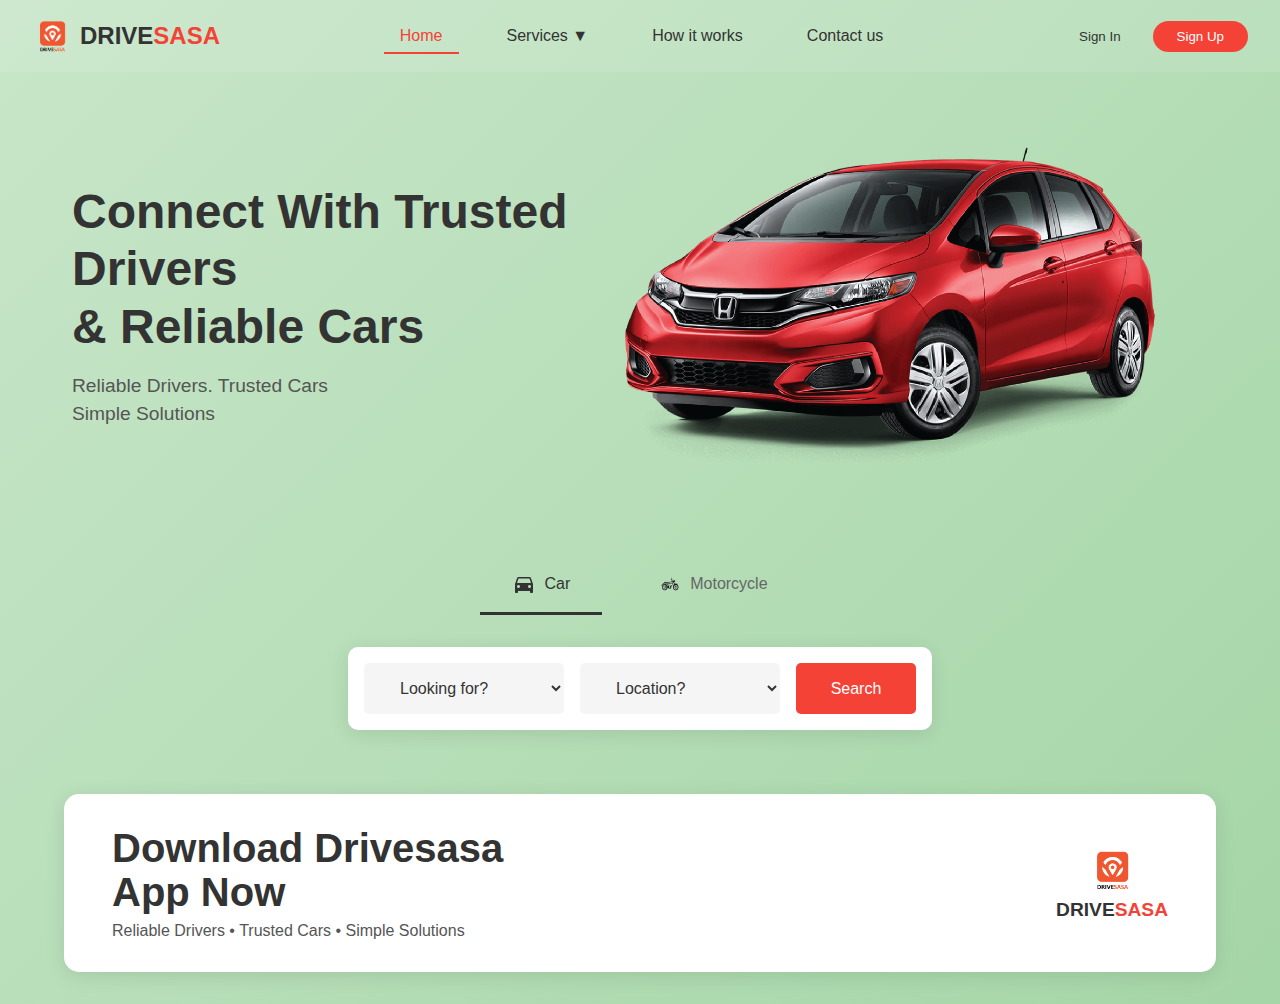
<file: index.html>
<!DOCTYPE html>
<html lang="en">
<head>
    <meta charset="UTF-8">
    <meta name="viewport" content="width=device-width, initial-scale=1.0">
    <title>DriveSasa - Connect With Trusted Drivers & Reliable Cars</title>
    <link rel="stylesheet" href="style.css">
</head>
<body>
    <header>
        <nav class="navbar">
            <div class="logo">
                <img src="img/logo n-02.png" alt="DriveSasa Logo">
                <span class="logo-text">DRIVE<span class="sasa">SASA</span></span>
            </div>
            <ul class="nav-menu">
                <li><a href="#" class="active">Home</a></li>
                <li class="dropdown">
                    <a href="#" class="dropbtn">Services ▼</a>
                    <div class="dropdown-content">
                        <a href="drivers.html">Driver</a>
                        <a href="#">Car Partner</a>
                        <a href="#">Car Hire</a>
                    </div>
                </li>
                <li><a href="#">How it works</a></li>
                <li><a href="#">Contact us</a></li>
            </ul>
            <div class="auth-buttons">
                <button class="sign-in">Sign In</button>
                <button class="sign-up">Sign Up</button>
            </div>
        </nav>
    </header>

    <main class="hero-section">
        <div class="hero-content">
            <div class="hero-text">
                <h1>Connect With Trusted Drivers<br>& Reliable Cars</h1>
                <p class="hero-subtitle">Reliable Drivers. Trusted Cars<br>Simple Solutions</p>
            </div>
            <div class="hero-image">
                <img src="img/car.png" alt="Red Honda Car" class="car-image">
            </div>
        </div>

        <div class="vehicle-tabs">
            <button class="tab active" onclick="selectVehicle('car')">
                <svg width="24" height="24" viewBox="0 0 24 24" fill="currentColor">
                    <path d="M18.92 6.01C18.72 5.42 18.16 5 17.5 5h-11c-.66 0-1.22.42-1.42 1.01L3 12v8c0 .55.45 1 1 1h1c.55 0 1-.45 1-1v-1h12v1c0 .55.45 1 1 1h1c.55 0 1-.45 1-1v-8l-2.08-5.99zM6.5 16c-.83 0-1.5-.67-1.5-1.5S5.67 13 6.5 13s1.5.67 1.5 1.5S7.33 16 6.5 16zm11 0c-.83 0-1.5-.67-1.5-1.5s.67-1.5 1.5-1.5 1.5.67 1.5 1.5-.67 1.5-1.5 1.5zM5 11l1.5-4.5h11L19 11H5z"/>
                </svg>
                Car
            </button>
            <button class="tab" onclick="selectVehicle('motorcycle')">
                <img src="img/CYCLE2.png" alt="Motorcycle" width="24" height="24" class="motorcycle-icon">
                Motorcycle
            </button>
        </div>

        <div class="search-section">
            <div class="search-form">
                <div class="dropdown">
                    <select id="serviceSelect">
                        <option>Looking for?</option>
                        <option>Driver</option>
                        <option>Car Partner</option>
                        <option>Car Hire</option>
                    </select>
                </div>
                <div class="dropdown">
                    <select>
                        <option>Location?</option>
                        <option>Nairobi</option>
                        <option>Mombasa</option>
                        <option>Kisumu</option>
                    </select>
                </div>
                <button class="search-btn">Search</button>
            </div>
        </div>
    </main>

    <section class="download-section">
        <div class="download-content">
            <h2>Download Drivesasa<br>App Now</h2>
            <p>Reliable Drivers • Trusted Cars • Simple Solutions</p>
        </div>
        <div class="download-logo">
            <img src="img/logo n-02.png" alt="DriveSasa Logo">
            <span class="logo-text">DRIVE<span class="sasa">SASA</span></span>
        </div>
    </section>
    <script>
        function selectVehicle(type) {
            const tabs = document.querySelectorAll('.tab');
            tabs.forEach(tab => tab.classList.remove('active'));
            event.target.closest('.tab').classList.add('active');
            
            const serviceSelect = document.getElementById('serviceSelect');
            serviceSelect.innerHTML = '';
            
            if (type === 'car') {
                serviceSelect.innerHTML = `
                    <option>Looking for?</option>
                    <option>Driver</option>
                    <option>Car Partner</option>
                    <option>Car Hire</option>
                `;
            } else {
                serviceSelect.innerHTML = `
                    <option>Looking for?</option>
                    <option>Motorcycle Driver</option>
                    <option>Motorcycle Partner</option>
                    <option>Motorcycle Hire</option>
                `;
            }
        }
    </script>
</body>
</html>
</file>
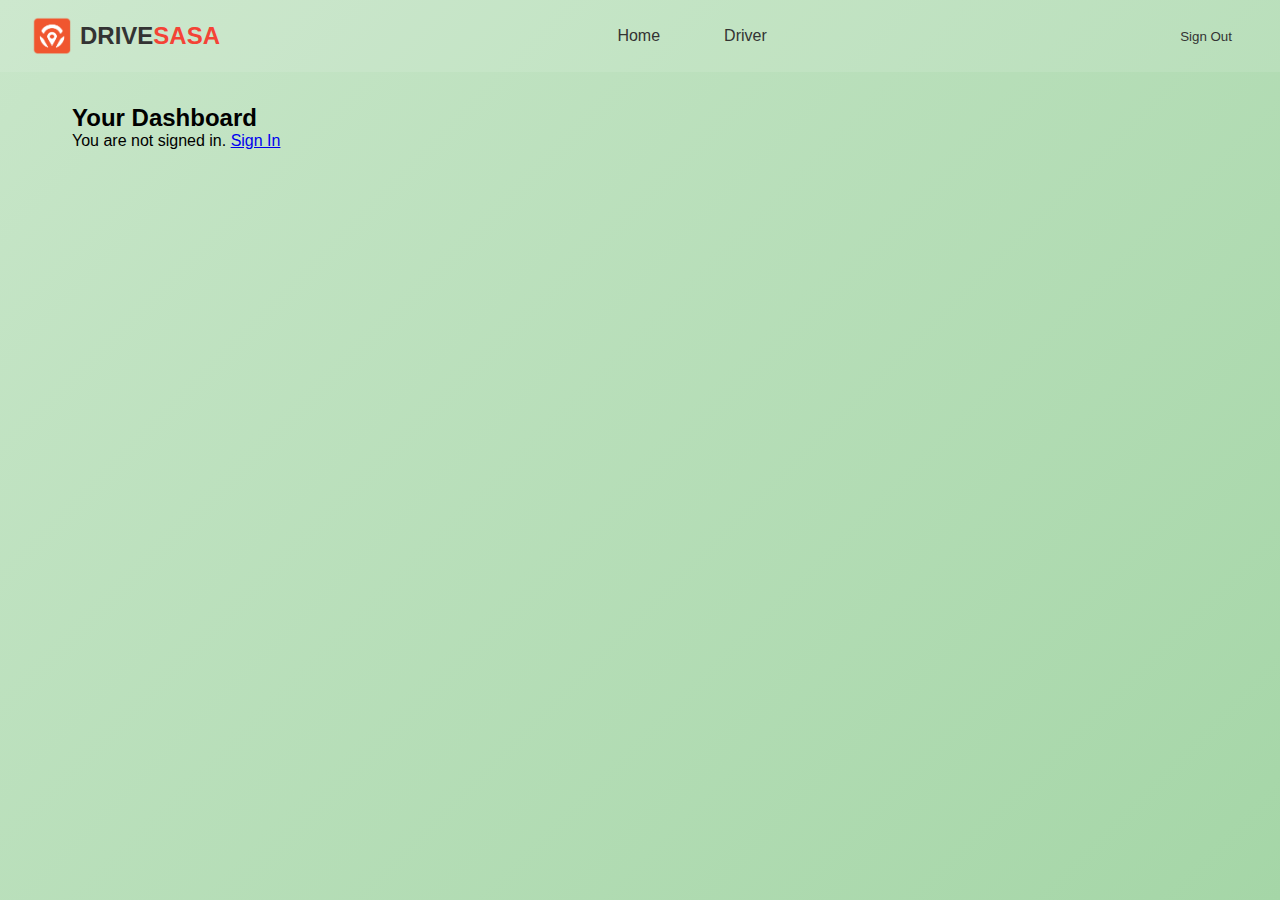
<file: dashboard.html>
<!DOCTYPE html>
<html lang="en">
<head>
  <meta charset="utf-8">
  <meta name="viewport" content="width=device-width,initial-scale=1">
  <title>DriveSasa - Dashboard</title>
  <link rel="stylesheet" href="style.css">
</head>
<body>
  <header>
    <nav class="navbar">
        <div class="logo">
        <img src="img/logo2.png" alt="DriveSasa Logo">
        <span class="logo-text">DRIVE<span class="sasa">SASA</span></span>
      </div>
      <ul class="nav-menu">
        <li><a href="index.html">Home</a></li>
        <li><a href="drivers.html">Driver</a></li>
      </ul>
      <div class="auth-buttons">
        <button id="signout-btn" class="sign-in">Sign Out</button>
      </div>
    </nav>
  </header>

  <main class="hero-section">
    <div class="hero-content">
      <div class="auth-wrapper">
        <div class="auth-card">
          <h2>Your Dashboard</h2>
          <div id="user-info">
            <p>Loading user...</p>
          </div>
        </div>
      </div>
    </div>
  </main>

  <script>
    function getCurrentUser(){
      try{ return JSON.parse(localStorage.getItem('ds_currentUser')||'null'); }catch(e){return null;}
    }

    function render(){
      const info = document.getElementById('user-info');
      const user = getCurrentUser();
      if(!user){
        info.innerHTML = '<p>You are not signed in. <a href="signin.html">Sign In</a></p>';
        return;
      }

      const profile = user.profile || {};
      const files = user.verificationFiles || {};

      let detailsHtml = '';
      if (user.accountType === 'driver') {
        detailsHtml = `
          <h3>Driver Details</h3>
          <p><strong>Age:</strong> ${profile.age || ''}</p>
          <p><strong>Experience:</strong> ${profile.experience || ''}</p>
          <p><strong>Driver Type:</strong> ${profile.driverType || ''}</p>
          <p><strong>Service Record:</strong> ${profile.serviceRecord || ''}</p>
          <p><strong>Phone:</strong> ${profile.phone || ''}</p>
          <p><strong>Preferred Areas:</strong> ${profile.preferredAreas || ''}</p>
          <p><strong>Additional Info:</strong> ${profile.additionalInfo || ''}</p>
          <hr>
          <div class="verification-card">
            <h4 style="color:#f44336; margin-bottom:8px;">Verification Details</h4>
            <div class="verification-row"><label>ID/Passport:</label><span>${files.idFile || 'Not provided'}</span></div>
            <div class="verification-row"><label>License:</label><span>${files.licenseFile || 'Not provided'}</span></div>
            <div class="verification-row"><label>Good Conduct:</label><span>${files.goodConductFile || 'Not provided'}</span></div>
            <div class="verification-row"><label>Passport Photo:</label><span>${files.passportPhoto || 'Not provided'}</span></div>
          </div>
        `;
      } else {
        detailsHtml = `
          <h3>Car Partner Details</h3>
          <p><strong>Name:</strong> ${profile.name || ''}</p>
          <p><strong>Platforms:</strong> ${profile.platforms || ''}</p>
          <p><strong>Phone:</strong> ${profile.phone || ''}</p>
          <p><strong>Vehicle Type:</strong> ${profile.vehicleType || ''}</p>
          <p><strong>Model & Year:</strong> ${profile.modelYear || ''}</p>
          <p><strong>Car Condition:</strong> ${profile.carCondition || ''}</p>
          <p><strong>Insurance & Inspection Status:</strong> ${profile.insuranceStatus || ''}</p>
          <p><strong>Preferred Areas:</strong> ${profile.preferredAreas || ''}</p>
          <hr>
          <div class="verification-card">
            <h4 style="color:#f44336; margin-bottom:8px;">Verification Details</h4>
            <div class="verification-row"><label>ID/Passport:</label><span>${files.idFile || 'Not provided'}</span></div>
            <div class="verification-row"><label>Car Pictures:</label><span>${files.carPictures || 'Not provided'}</span></div>
            <div class="verification-row"><label>Passport Photo:</label><span>${files.passportPhoto || 'Not provided'}</span></div>
          </div>
        `;
      }
      info.innerHTML = `
        <p><strong>Name:</strong> ${user.name || ''}</p>
        <p><strong>Email:</strong> ${user.email || ''}</p>
        <hr>
        ${detailsHtml}
      `;
    }

    document.getElementById('signout-btn').addEventListener('click', ()=>{
      localStorage.removeItem('ds_currentUser');
      window.location.href = 'index.html';
    });

    render();
  </script>
</body>
</html>
</file>
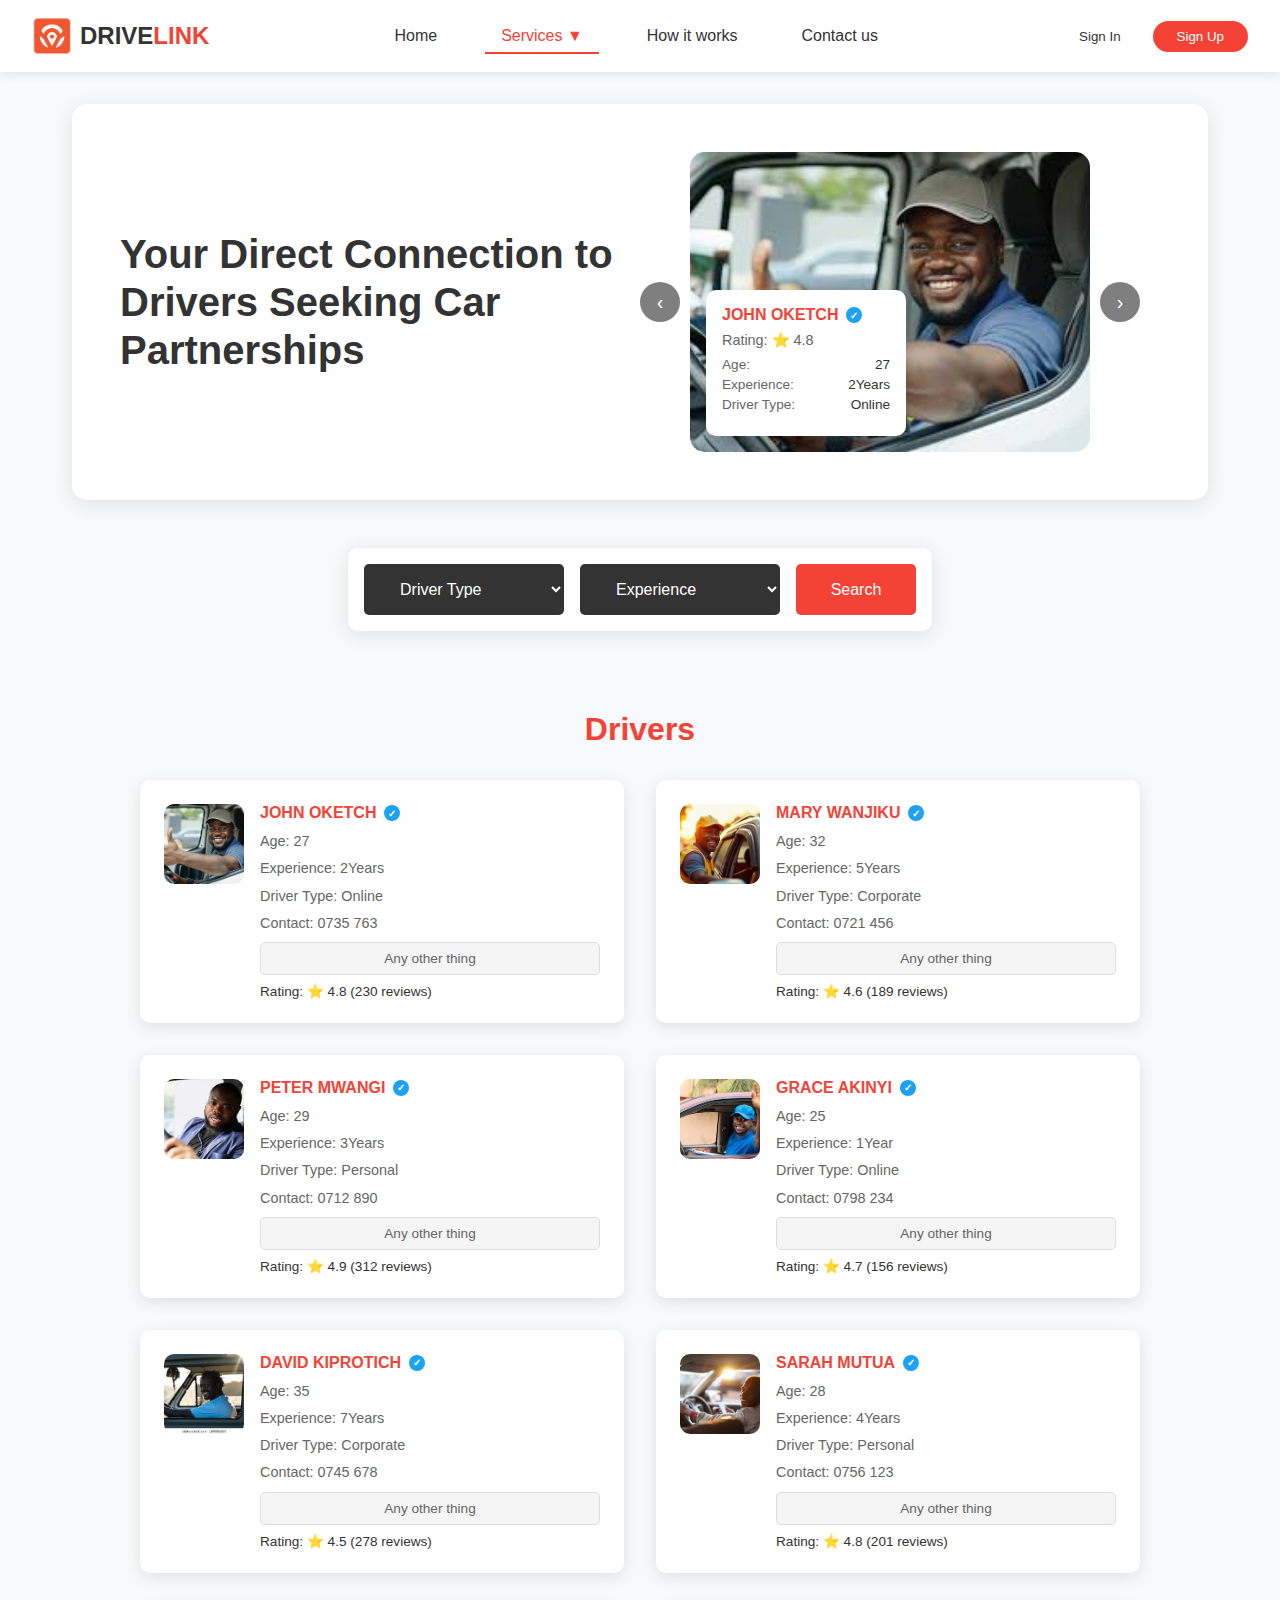
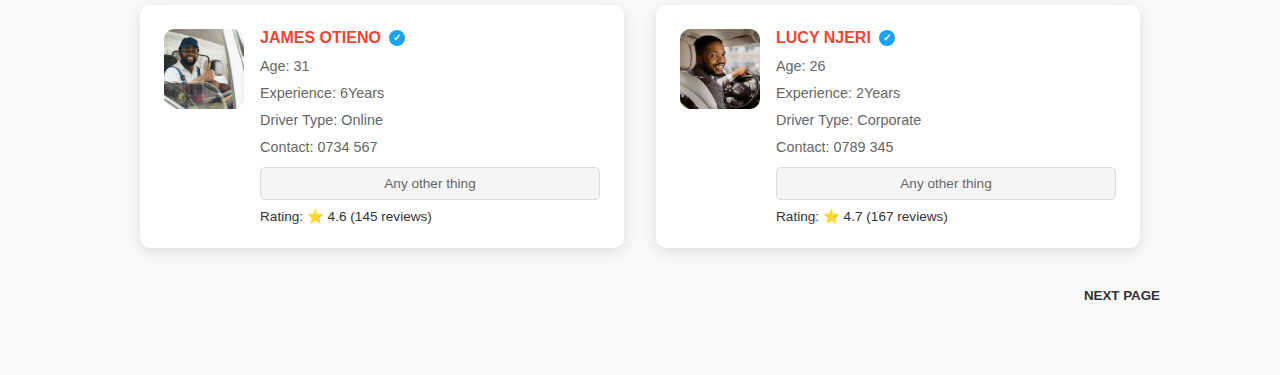
<file: drivers.html>
<!DOCTYPE html>
<html lang="en">
<head>
    <meta charset="UTF-8">
    <meta name="viewport" content="width=device-width, initial-scale=1.0">
    <title>Drivers - DriveSasa</title>
    <link rel="stylesheet" href="drivers.css">
</head>
<body>
    <header>
        <nav class="navbar">
            <div class="logo">
                <img src="img/Dlogo2.png" alt="DriveSasa Logo">
                <span class="logo-text">DRIVE<span class="sasa">LINK</span></span>
            </div>
            <ul class="nav-menu">
                <li><a href="index.html">Home</a></li>
                <li class="dropdown">
                    <a href="#" class="active">Services ▼</a>
                    <div class="dropdown-content">
                        <a href="drivers.html">Driver</a>
                        <a href="#">Car Partner</a>
                        <a href="#">Car Hire</a>
                    </div>
                </li>
                <li><a href="#">How it works</a></li>
                <li><a href="#">Contact us</a></li>
            </ul>
            <div class="auth-buttons">
                <button class="sign-in">Sign In</button>
                <button class="sign-up">Sign Up</button>
            </div>
        </nav>
    </header>

    <main class="drivers-main">
        <div class="hero-section">
            <div class="hero-content">
                <div class="hero-text">
                    <h1>Your Direct Connection to Drivers Seeking Car Partnerships</h1>
                </div>
                <div class="hero-image">
                    <div class="slideshow-container">
                        <button class="nav-arrow prev" onclick="changeSlide(-1)">‹</button>
                        
                        <div class="driver-profile active" data-slide="0">
                            <img src="img/Drivers/images (1).jpeg" alt="Driver" class="driver-photo">
                            <div class="driver-card">
                                <div class="driver-header">
                                    <span class="driver-name">JOHN OKETCH</span>
                                    <span class="verified-icon">✓</span>
                                </div>
                                <div class="rating">Rating: ⭐ 4.8</div>
                                <div class="driver-details">
                                    <div class="detail-item"><span class="label">Age:</span><span class="value">27</span></div>
                                    <div class="detail-item"><span class="label">Experience:</span><span class="value">2Years</span></div>
                                    <div class="detail-item"><span class="label">Driver Type:</span><span class="value">Online</span></div>
                                </div>
                            </div>
                        </div>
                        
                        <div class="driver-profile" data-slide="1">
                            <img src="img/Drivers/images (2).jpeg" alt="Driver" class="driver-photo">
                            <div class="driver-card">
                                <div class="driver-header">
                                    <span class="driver-name">MARY WANJIKU</span>
                                    <span class="verified-icon">✓</span>
                                </div>
                                <div class="rating">Rating: ⭐ 4.6</div>
                                <div class="driver-details">
                                    <div class="detail-item"><span class="label">Age:</span><span class="value">32</span></div>
                                    <div class="detail-item"><span class="label">Experience:</span><span class="value">5Years</span></div>
                                    <div class="detail-item"><span class="label">Driver Type:</span><span class="value">Corporate</span></div>
                                </div>
                            </div>
                        </div>
                        
                        <div class="driver-profile" data-slide="2">
                            <img src="img/Drivers/images (3).jpeg" alt="Driver" class="driver-photo">
                            <div class="driver-card">
                                <div class="driver-header">
                                    <span class="driver-name">PETER MWANGI</span>
                                    <span class="verified-icon">✓</span>
                                </div>
                                <div class="rating">Rating: ⭐ 4.9</div>
                                <div class="driver-details">
                                    <div class="detail-item"><span class="label">Age:</span><span class="value">29</span></div>
                                    <div class="detail-item"><span class="label">Experience:</span><span class="value">3Years</span></div>
                                    <div class="detail-item"><span class="label">Driver Type:</span><span class="value">Personal</span></div>
                                </div>
                            </div>
                        </div>
                        
                        <div class="driver-profile" data-slide="3">
                            <img src="img/Drivers/images (4).jpeg" alt="Driver" class="driver-photo">
                            <div class="driver-card">
                                <div class="driver-header">
                                    <span class="driver-name">GRACE AKINYI</span>
                                    <span class="verified-icon">✓</span>
                                </div>
                                <div class="rating">Rating: ⭐ 4.7</div>
                                <div class="driver-details">
                                    <div class="detail-item"><span class="label">Age:</span><span class="value">25</span></div>
                                    <div class="detail-item"><span class="label">Experience:</span><span class="value">1Year</span></div>
                                    <div class="detail-item"><span class="label">Driver Type:</span><span class="value">Online</span></div>
                                </div>
                            </div>
                        </div>
                        
                        <div class="driver-profile" data-slide="4">
                            <img src="img/Drivers/images (5).jpeg" alt="Driver" class="driver-photo">
                            <div class="driver-card">
                                <div class="driver-header">
                                    <span class="driver-name">DAVID KIPROTICH</span>
                                    <span class="verified-icon">✓</span>
                                </div>
                                <div class="rating">Rating: ⭐ 4.5</div>
                                <div class="driver-details">
                                    <div class="detail-item"><span class="label">Age:</span><span class="value">35</span></div>
                                    <div class="detail-item"><span class="label">Experience:</span><span class="value">7Years</span></div>
                                    <div class="detail-item"><span class="label">Driver Type:</span><span class="value">Corporate</span></div>
                                </div>
                            </div>
                        </div>
                        
                        <button class="nav-arrow next" onclick="changeSlide(1)">›</button>
                    </div>
                </div>
            </div>
        </div>

        <div class="search-section">
            <div class="search-form">
                <div class="dropdown">
                    <select>
                        <option>Driver Type</option>
                        <option>Online</option>
                        <option>Corporate</option>
                        <option>Personal</option>
                    </select>
                </div>
                <div class="dropdown">
                    <select>
                        <option>Experience</option>
                        <option>1+</option>
                        <option>2+</option>
                        <option>3+</option>
                        <option>4+</option>
                        <option>5+</option>
                    </select>
                </div>
                <button class="search-btn">Search</button>
            </div>
        </div>
        
        <section class="drivers-list">
            <h2>Drivers</h2>
            <div class="drivers-grid">
                <div class="driver-item">
                    <img src="img/Drivers/images (1).jpeg" alt="Driver" class="driver-avatar">
                    <div class="driver-info">
                        <div class="driver-header">
                            <span class="driver-name">JOHN OKETCH</span>
                            <span class="verified-icon">✓</span>
                        </div>
                        <div class="driver-details">
                            <p>Age: 27</p>
                            <p>Experience: 2Years</p>
                            <p>Driver Type: Online</p>
                            <p>Contact: 0735 763</p>
                        </div>
                        <div class="other-thing-box">Any other thing</div>
                        <div class="driver-rating">Rating: ⭐ 4.8 (230 reviews)</div>
                    </div>
                </div>
                
                <div class="driver-item">
                    <img src="img/Drivers/images (2).jpeg" alt="Driver" class="driver-avatar">
                    <div class="driver-info">
                        <div class="driver-header">
                            <span class="driver-name">MARY WANJIKU</span>
                            <span class="verified-icon">✓</span>
                        </div>
                        <div class="driver-details">
                            <p>Age: 32</p>
                            <p>Experience: 5Years</p>
                            <p>Driver Type: Corporate</p>
                            <p>Contact: 0721 456</p>
                        </div>
                        <div class="other-thing-box">Any other thing</div>
                        <div class="driver-rating">Rating: ⭐ 4.6 (189 reviews)</div>
                    </div>
                </div>
                
                <div class="driver-item">
                    <img src="img/Drivers/images (3).jpeg" alt="Driver" class="driver-avatar">
                    <div class="driver-info">
                        <div class="driver-header">
                            <span class="driver-name">PETER MWANGI</span>
                            <span class="verified-icon">✓</span>
                        </div>
                        <div class="driver-details">
                            <p>Age: 29</p>
                            <p>Experience: 3Years</p>
                            <p>Driver Type: Personal</p>
                            <p>Contact: 0712 890</p>
                        </div>
                        <div class="other-thing-box">Any other thing</div>
                        <div class="driver-rating">Rating: ⭐ 4.9 (312 reviews)</div>
                    </div>
                </div>
                
                <div class="driver-item">
                    <img src="img/Drivers/images (4).jpeg" alt="Driver" class="driver-avatar">
                    <div class="driver-info">
                        <div class="driver-header">
                            <span class="driver-name">GRACE AKINYI</span>
                            <span class="verified-icon">✓</span>
                        </div>
                        <div class="driver-details">
                            <p>Age: 25</p>
                            <p>Experience: 1Year</p>
                            <p>Driver Type: Online</p>
                            <p>Contact: 0798 234</p>
                        </div>
                        <div class="other-thing-box">Any other thing</div>
                        <div class="driver-rating">Rating: ⭐ 4.7 (156 reviews)</div>
                    </div>
                </div>
                
                <div class="driver-item">
                    <img src="img/Drivers/images (5).jpeg" alt="Driver" class="driver-avatar">
                    <div class="driver-info">
                        <div class="driver-header">
                            <span class="driver-name">DAVID KIPROTICH</span>
                            <span class="verified-icon">✓</span>
                        </div>
                        <div class="driver-details">
                            <p>Age: 35</p>
                            <p>Experience: 7Years</p>
                            <p>Driver Type: Corporate</p>
                            <p>Contact: 0745 678</p>
                        </div>
                        <div class="other-thing-box">Any other thing</div>
                        <div class="driver-rating">Rating: ⭐ 4.5 (278 reviews)</div>
                    </div>
                </div>
                
                <div class="driver-item">
                    <img src="img/Drivers/images (6).jpeg" alt="Driver" class="driver-avatar">
                    <div class="driver-info">
                        <div class="driver-header">
                            <span class="driver-name">SARAH MUTUA</span>
                            <span class="verified-icon">✓</span>
                        </div>
                        <div class="driver-details">
                            <p>Age: 28</p>
                            <p>Experience: 4Years</p>
                            <p>Driver Type: Personal</p>
                            <p>Contact: 0756 123</p>
                        </div>
                        <div class="other-thing-box">Any other thing</div>
                        <div class="driver-rating">Rating: ⭐ 4.8 (201 reviews)</div>
                    </div>
                </div>
                
                <div class="driver-item">
                    <img src="img/Drivers/images (7).jpeg" alt="Driver" class="driver-avatar">
                    <div class="driver-info">
                        <div class="driver-header">
                            <span class="driver-name">JAMES OTIENO</span>
                            <span class="verified-icon">✓</span>
                        </div>
                        <div class="driver-details">
                            <p>Age: 31</p>
                            <p>Experience: 6Years</p>
                            <p>Driver Type: Online</p>
                            <p>Contact: 0734 567</p>
                        </div>
                        <div class="other-thing-box">Any other thing</div>
                        <div class="driver-rating">Rating: ⭐ 4.6 (145 reviews)</div>
                    </div>
                </div>
                
                <div class="driver-item">
                    <img src="img/Drivers/images (8).jpeg" alt="Driver" class="driver-avatar">
                    <div class="driver-info">
                        <div class="driver-header">
                            <span class="driver-name">LUCY NJERI</span>
                            <span class="verified-icon">✓</span>
                        </div>
                        <div class="driver-details">
                            <p>Age: 26</p>
                            <p>Experience: 2Years</p>
                            <p>Driver Type: Corporate</p>
                            <p>Contact: 0789 345</p>
                        </div>
                        <div class="other-thing-box">Any other thing</div>
                        <div class="driver-rating">Rating: ⭐ 4.7 (167 reviews)</div>
                    </div>
                </div>
            </div>
            
            <div class="drivers-grid page-2" style="display: none;">
                <div class="driver-item">
                    <img src="img/Drivers/images (9).jpeg" alt="Driver" class="driver-avatar">
                    <div class="driver-info">
                        <div class="driver-header">
                            <span class="driver-name">MICHAEL KAMAU</span>
                            <span class="verified-icon">✓</span>
                        </div>
                        <div class="driver-details">
                            <p>Age: 33</p>
                            <p>Experience: 8Years</p>
                            <p>Driver Type: Corporate</p>
                            <p>Contact: 0722 891</p>
                        </div>
                        <div class="other-thing-box">Any other thing</div>
                        <div class="driver-rating">Rating: ⭐ 4.9 (345 reviews)</div>
                    </div>
                </div>
                
                <div class="driver-item">
                    <img src="img/Drivers/images (10).jpeg" alt="Driver" class="driver-avatar">
                    <div class="driver-info">
                        <div class="driver-header">
                            <span class="driver-name">ESTHER WAMBUI</span>
                            <span class="verified-icon">✓</span>
                        </div>
                        <div class="driver-details">
                            <p>Age: 24</p>
                            <p>Experience: 1Year</p>
                            <p>Driver Type: Online</p>
                            <p>Contact: 0765 432</p>
                        </div>
                        <div class="other-thing-box">Any other thing</div>
                        <div class="driver-rating">Rating: ⭐ 4.5 (98 reviews)</div>
                    </div>
                </div>
                
                <div class="driver-item">
                    <img src="img/Drivers/images (11).jpeg" alt="Driver" class="driver-avatar">
                    <div class="driver-info">
                        <div class="driver-header">
                            <span class="driver-name">ROBERT KIPCHOGE</span>
                            <span class="verified-icon">✓</span>
                        </div>
                        <div class="driver-details">
                            <p>Age: 30</p>
                            <p>Experience: 5Years</p>
                            <p>Driver Type: Personal</p>
                            <p>Contact: 0743 567</p>
                        </div>
                        <div class="other-thing-box">Any other thing</div>
                        <div class="driver-rating">Rating: ⭐ 4.7 (223 reviews)</div>
                    </div>
                </div>
                
                <div class="driver-item">
                    <img src="img/Drivers/images (12).jpeg" alt="Driver" class="driver-avatar">
                    <div class="driver-info">
                        <div class="driver-header">
                            <span class="driver-name">FAITH NYONG'O</span>
                            <span class="verified-icon">✓</span>
                        </div>
                        <div class="driver-details">
                            <p>Age: 27</p>
                            <p>Experience: 3Years</p>
                            <p>Driver Type: Online</p>
                            <p>Contact: 0758 234</p>
                        </div>
                        <div class="other-thing-box">Any other thing</div>
                        <div class="driver-rating">Rating: ⭐ 4.8 (187 reviews)</div>
                    </div>
                </div>
                
                <div class="driver-item">
                    <img src="img/Drivers/images (13).jpeg" alt="Driver" class="driver-avatar">
                    <div class="driver-info">
                        <div class="driver-header">
                            <span class="driver-name">ANTHONY MAINA</span>
                            <span class="verified-icon">✓</span>
                        </div>
                        <div class="driver-details">
                            <p>Age: 36</p>
                            <p>Experience: 9Years</p>
                            <p>Driver Type: Corporate</p>
                            <p>Contact: 0731 678</p>
                        </div>
                        <div class="other-thing-box">Any other thing</div>
                        <div class="driver-rating">Rating: ⭐ 4.6 (412 reviews)</div>
                    </div>
                </div>
                
                <div class="driver-item">
                    <img src="img/Drivers/images (14).jpeg" alt="Driver" class="driver-avatar">
                    <div class="driver-info">
                        <div class="driver-header">
                            <span class="driver-name">CAROLINE CHEBET</span>
                            <span class="verified-icon">✓</span>
                        </div>
                        <div class="driver-details">
                            <p>Age: 29</p>
                            <p>Experience: 4Years</p>
                            <p>Driver Type: Personal</p>
                            <p>Contact: 0776 890</p>
                        </div>
                        <div class="other-thing-box">Any other thing</div>
                        <div class="driver-rating">Rating: ⭐ 4.7 (156 reviews)</div>
                    </div>
                </div>
                
                <div class="driver-item">
                    <img src="img/Drivers/images (15).jpeg" alt="Driver" class="driver-avatar">
                    <div class="driver-info">
                        <div class="driver-header">
                            <span class="driver-name">DANIEL OCHIENG</span>
                            <span class="verified-icon">✓</span>
                        </div>
                        <div class="driver-details">
                            <p>Age: 32</p>
                            <p>Experience: 6Years</p>
                            <p>Driver Type: Online</p>
                            <p>Contact: 0712 345</p>
                        </div>
                        <div class="other-thing-box">Any other thing</div>
                        <div class="driver-rating">Rating: ⭐ 4.8 (289 reviews)</div>
                    </div>
                </div>
                
                <div class="driver-item">
                    <img src="img/Drivers/images (16).jpeg" alt="Driver" class="driver-avatar">
                    <div class="driver-info">
                        <div class="driver-header">
                            <span class="driver-name">REBECCA WANJALA</span>
                            <span class="verified-icon">✓</span>
                        </div>
                        <div class="driver-details">
                            <p>Age: 28</p>
                            <p>Experience: 2Years</p>
                            <p>Driver Type: Corporate</p>
                            <p>Contact: 0794 123</p>
                        </div>
                        <div class="other-thing-box">Any other thing</div>
                        <div class="driver-rating">Rating: ⭐ 4.5 (134 reviews)</div>
                    </div>
                </div>
            </div>
            
            <div class="pagination">
                <button class="next-page" onclick="showPage(2)">NEXT PAGE</button>
            </div>
        </section>
    </main>
    <script>
        let currentSlide = 0;
        const totalSlides = 5;
        let currentPage = 1;
        
        function changeSlide(direction) {
            const slides = document.querySelectorAll('.driver-profile');
            slides[currentSlide].classList.remove('active');
            
            currentSlide += direction;
            if (currentSlide >= totalSlides) currentSlide = 0;
            if (currentSlide < 0) currentSlide = totalSlides - 1;
            
            slides[currentSlide].classList.add('active');
        }
        
        function showPage(page) {
            const page1 = document.querySelector('.drivers-grid:not(.page-2)');
            const page2 = document.querySelector('.drivers-grid.page-2');
            const nextBtn = document.querySelector('.next-page');
            
            if (page === 1) {
                page1.style.display = 'grid';
                page2.style.display = 'none';
                nextBtn.textContent = 'NEXT PAGE';
                nextBtn.onclick = () => showPage(2);
                currentPage = 1;
            } else {
                page1.style.display = 'none';
                page2.style.display = 'grid';
                nextBtn.textContent = 'PREVIOUS PAGE';
                nextBtn.onclick = () => showPage(1);
                currentPage = 2;
            }
        }
    </script>
</body>
</html>
</file>
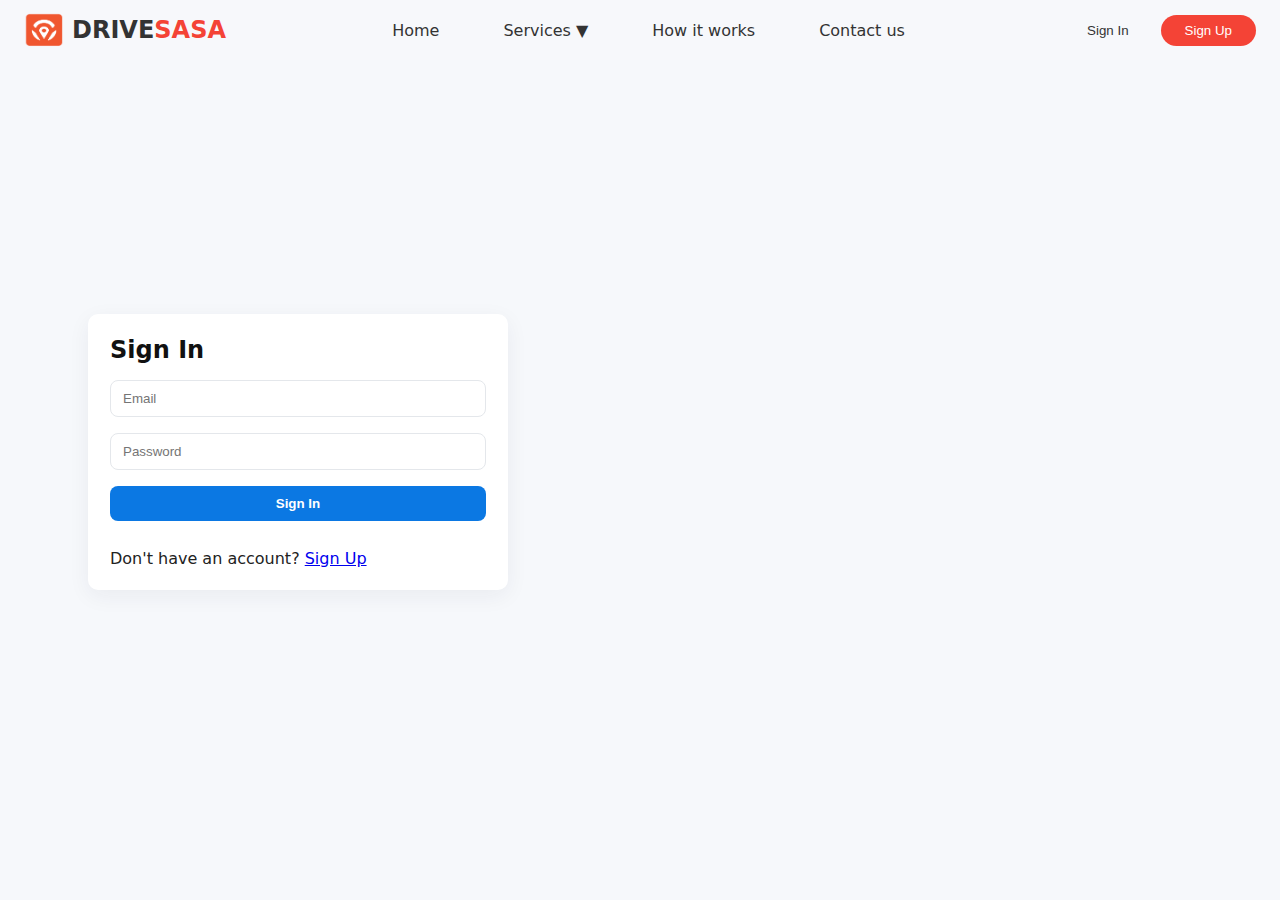
<file: signin.html>
<!DOCTYPE html>
<html lang="en">
<head>
    <meta charset="UTF-8">
    <meta name="viewport" content="width=device-width, initial-scale=1.0">
    <title>DriveSasa - Sign In</title>
    <link rel="stylesheet" href="style.css">
    <link rel="stylesheet" href="auth.css">
</head>
<body class="auth-page">
    <header>
        <nav class="navbar">
            <div class="logo">
                <img src="img/Dlogo2.png" alt="DriveSasa Logo">
                <span class="logo-text">DRIVE<span class="sasa">SASA</span></span>
            </div>
            <ul class="nav-menu">
                <li><a href="index.html">Home</a></li>
                <li class="dropdown">
                    <a href="#" class="dropbtn">Services ▼</a>
                    <div class="dropdown-content">
                        <a href="drivers.html">Driver</a>
                        <a href="#">Car Partner</a>
                        <a href="#">Car Hire</a>
                    </div>
                </li>
                <li><a href="#">How it works</a></li>
                <li><a href="#">Contact us</a></li>
            </ul>
            <div class="auth-buttons">
                <button class="sign-in" onclick="window.location.href='signin.html'">Sign In</button>
                <button class="sign-up" onclick="window.location.href='signup.html'">Sign Up</button>
            </div>
        </nav>
    </header>
    <main class="hero-section">
        <div class="hero-content">
            <div class="auth-wrapper">
                <div class="auth-card signin-container">
                    <h2>Sign In</h2>
                    <form id="signin-form" novalidate>
                        <label for="signin-email" class="sr-only">Email</label>
                        <input id="signin-email" name="email" type="email" placeholder="Email" required>

                        <label for="signin-password" class="sr-only">Password</label>
                        <input id="signin-password" name="password" type="password" placeholder="Password" required>

                        <button type="submit">Sign In</button>
                    </form>
                    <div id="signin-message" class="message" role="status" aria-live="polite"></div>
                    <p>Don't have an account? <a href="signup.html">Sign Up</a></p>
                </div>
            </div>
        </div>
    </main>
</body>
</html>
</file>
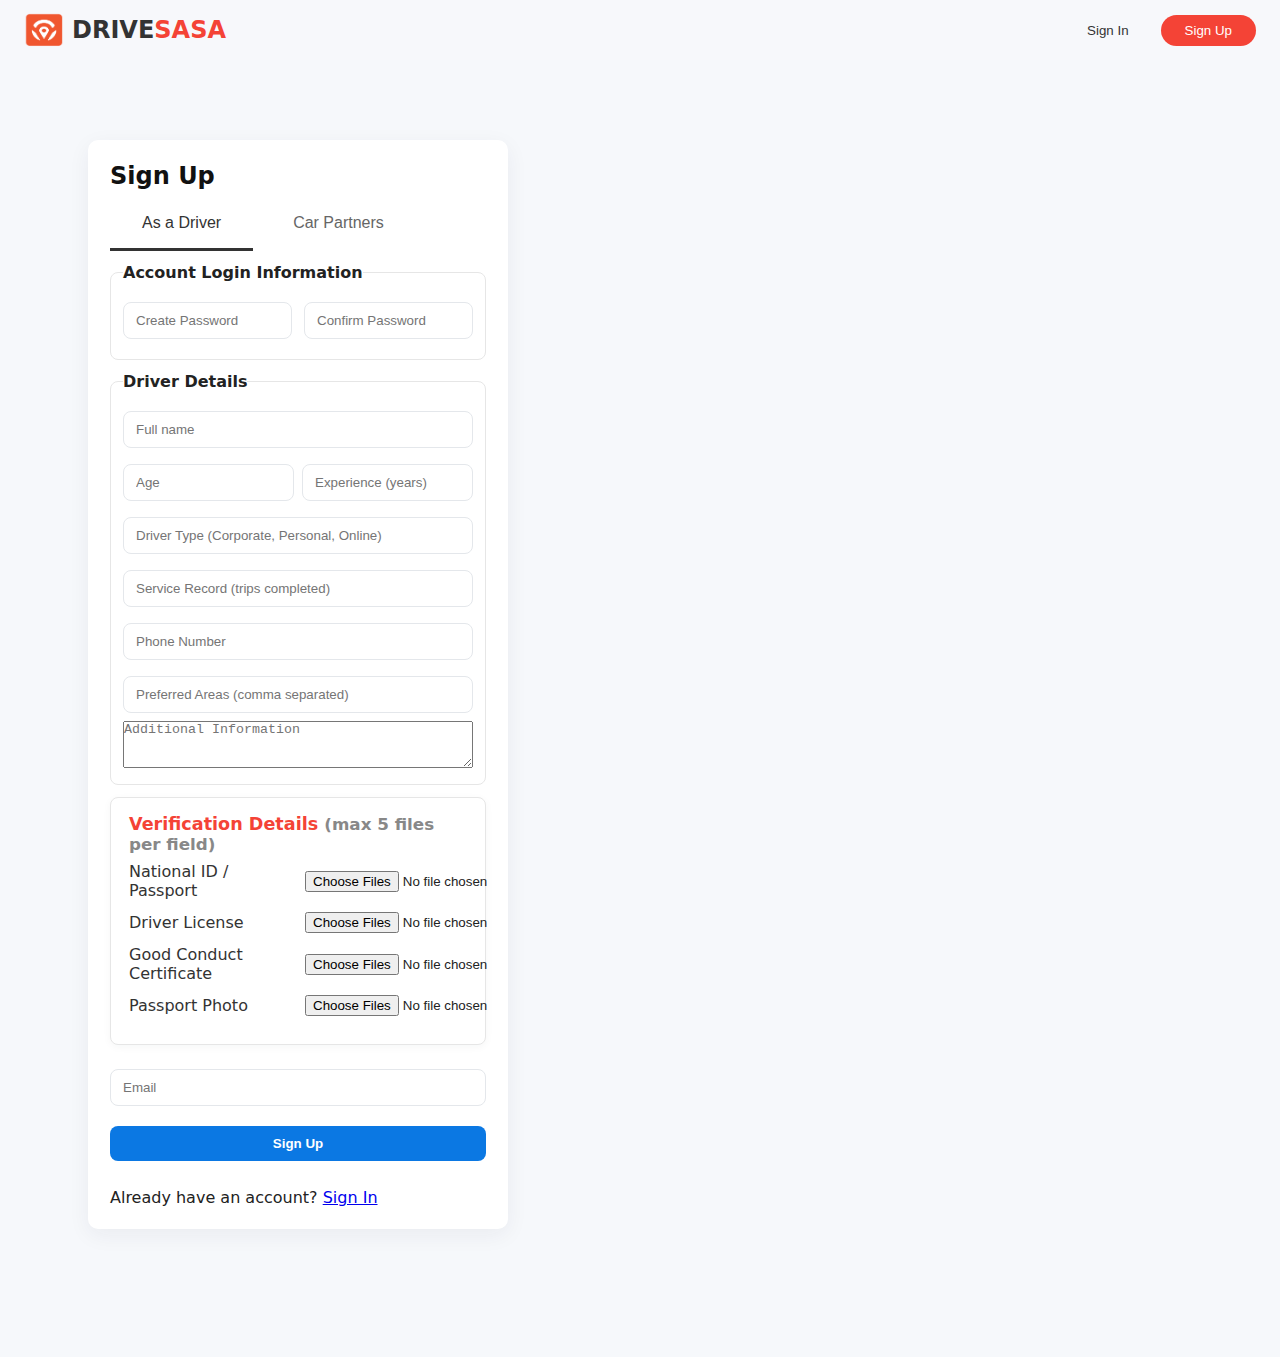
<file: signup.html>
<!DOCTYPE html>
<html lang="en">
<head>
    <meta charset="UTF-8" />
    <meta name="viewport" content="width=device-width,initial-scale=1" />
    <title>DriveSasa - Sign Up</title>
    <link rel="stylesheet" href="style.css" />
    <link rel="stylesheet" href="auth.css" />
</head>
<body class="auth-page">
    <header>
        <nav class="navbar">
            <div class="logo">
                <img src="img/Dlogo2.png" alt="DriveSasa Logo">
                <span class="logo-text">DRIVE<span class="sasa">SASA</span></span>
            </div>
            <div class="auth-buttons">
                <button class="sign-in" onclick="window.location.href='signin.html'">Sign In</button>
                <button class="sign-up" onclick="window.location.href='signup.html'">Sign Up</button>
            </div>
        </nav>
    </header>

    <main class="hero-section">
        <div class="hero-content">
            <div class="auth-wrapper">
                <div class="auth-card signup-container">
                    <h2>Sign Up</h2>

                    <div style="display:flex; gap:8px; margin-bottom:12px;">
                        <button type="button" id="tab-driver" class="tab active">As a Driver</button>
                        <button type="button" id="tab-partner" class="tab">Car Partners</button>
                    </div>

                    <form id="signup-form" novalidate>
                        <input type="hidden" id="account-type" name="accountType" value="driver">

                        <fieldset style="border:1px solid #e6e6e6; padding:12px; border-radius:8px; margin-bottom:12px;">
                            <legend><strong>Account Login Information</strong></legend>
                            <div style="display:flex; gap:12px;">
                                <div style="flex:1">
                                    <label for="signup-password" class="sr-only">Create Password</label>
                                    <input id="signup-password" name="password" type="password" placeholder="Create Password" required>
                                </div>
                                <div style="flex:1">
                                    <label for="signup-password-confirm" class="sr-only">Confirm Password</label>
                                    <input id="signup-password-confirm" name="passwordConfirm" type="password" placeholder="Confirm Password" required>
                                </div>
                            </div>
                        </fieldset>

                        <div id="driver-fields">
                            <fieldset style="border:1px solid #e6e6e6; padding:12px; border-radius:8px; margin-bottom:12px;">
                                <legend><strong>Driver Details</strong></legend>
                                <label for="signup-name" class="sr-only">Full name</label>
                                <input id="signup-name" name="name" type="text" placeholder="Full name" required>
                                <div style="display:flex; gap:8px;">
                                    <input id="driver-age" name="age" type="text" placeholder="Age" style="flex:1">
                                    <input id="driver-experience" name="experience" type="text" placeholder="Experience (years)" style="flex:1">
                                </div>
                                <input id="driver-type" name="driverType" type="text" placeholder="Driver Type (Corporate, Personal, Online)">
                                <input id="service-record" name="serviceRecord" type="text" placeholder="Service Record (trips completed)">
                                <input id="driver-phone" name="phone" type="text" placeholder="Phone Number">
                                <input id="preferred-areas" name="preferredAreas" type="text" placeholder="Preferred Areas (comma separated)">
                                <textarea id="additional-info" name="additionalInfo" placeholder="Additional Information" rows="3" style="width:100%;"></textarea>
                            </fieldset>
                            <div class="verification-card">
                                <h4 style="color:#f44336; margin-bottom:8px;">Verification Details <span style="font-size:0.95em;color:#888;">(max 5 files per field)</span></h4>
                                <div class="verification-row">
                                    <label for="id-file">National ID / Passport</label>
                                    <input id="id-file" name="idFile" type="file" accept="image/*,.pdf" multiple>
                                </div>
                                <div class="verification-row">
                                    <label for="license-file">Driver License</label>
                                    <input id="license-file" name="licenseFile" type="file" accept="image/*,.pdf" multiple>
                                </div>
                                <div class="verification-row">
                                    <label for="goodconduct-file">Good Conduct Certificate</label>
                                    <input id="goodconduct-file" name="goodConductFile" type="file" accept="image/*,.pdf" multiple>
                                </div>
                                <div class="verification-row">
                                    <label for="passport-photo">Passport Photo</label>
                                    <input id="passport-photo" name="passportPhoto" type="file" accept="image/*" multiple>
                                </div>
                            </div>
                        </div>
                        <div id="partner-fields" style="display:none;">
                            <fieldset style="border:1px solid #e6e6e6; padding:12px; border-radius:8px; margin-bottom:12px;">
                                <legend><strong>Car Partners</strong></legend>
                                <label for="partner-name" class="sr-only">Full name</label>
                                <input id="partner-name" name="name" type="text" placeholder="Full name" required>
                                <input id="partner-platforms" name="platforms" type="text" placeholder="Platforms (Corporate, Personal, Online)">
                                <input id="partner-phone" name="phone" type="text" placeholder="Phone Number">
                                <input id="vehicle-type" name="vehicleType" type="text" placeholder="Vehicle Type">
                                <input id="model-year" name="modelYear" type="text" placeholder="Model & Year">
                                <input id="car-condition" name="carCondition" type="text" placeholder="Car Condition">
                                <input id="insurance-status" name="insuranceStatus" type="text" placeholder="Insurance & Inspection Status">
                                <input id="partner-preferred-areas" name="preferredAreas" type="text" placeholder="Preferred Areas (comma separated)">
                            </fieldset>
                            <div class="verification-card">
                                <h4 style="color:#f44336; margin-bottom:8px;">Verification Details <span style="font-size:0.95em;color:#888;">(max 5 files per field)</span></h4>
                                <div class="verification-row">
                                    <label for="partner-id-file">National ID / Passport</label>
                                    <input id="partner-id-file" name="idFile" type="file" accept="image/*,.pdf" multiple>
                                </div>
                                <div class="verification-row">
                                    <label for="car-pictures">Car Pictures</label>
                                    <input id="car-pictures" name="carPictures" type="file" accept="image/*" multiple>
                                </div>
                                <div class="verification-row">
                                    <label for="partner-passport-photo">Passport Photo</label>
                                    <input id="partner-passport-photo" name="passportPhoto" type="file" accept="image/*" multiple>
                                </div>
                            </div>
                        </div>

                        <div style="margin-top:12px;">
                            <label for="signup-email" class="sr-only">Email</label>
                            <input id="signup-email" name="email" type="email" placeholder="Email" required>
                        </div>

                        <button type="submit" style="margin-top:12px;">Sign Up</button>
                    </form>
                    <div id="signup-message" class="message" role="status" aria-live="polite"></div>
                    <p>Already have an account? <a href="signin.html">Sign In</a></p>
                </div>
            </div>
        </div>
    </main>

        <script src="js/auth.js"></script>
        <script>
        // Enforce max 5 files per upload field
        function enforceFileLimit(inputId) {
            const input = document.getElementById(inputId);
            if (!input) return;
            input.addEventListener('change', function(e) {
                if (this.files.length > 5) {
                    alert('You can only select up to 5 files.');
                    this.value = '';
                }
            });
        }
        [
            'id-file', 'license-file', 'goodconduct-file', 'passport-photo',
            'partner-id-file', 'car-pictures', 'partner-passport-photo'
        ].forEach(enforceFileLimit);
        </script>
    <script>
        // simple tab switching for signup (driver vs car partner)
        const tabDriver = document.getElementById('tab-driver');
        const tabPartner = document.getElementById('tab-partner');
        const accountTypeInput = document.getElementById('account-type');

        function setTab(type){
            if(type === 'driver'){
                tabDriver.classList.add('active');
                tabPartner.classList.remove('active');
                accountTypeInput.value = 'driver';
                document.getElementById('driver-fields').style.display = '';
                document.getElementById('partner-fields').style.display = 'none';
            } else {
                tabPartner.classList.add('active');
                tabDriver.classList.remove('active');
                accountTypeInput.value = 'partner';
                document.getElementById('driver-fields').style.display = 'none';
                document.getElementById('partner-fields').style.display = '';
            }
        }

        tabDriver.addEventListener('click', ()=> setTab('driver'));
        tabPartner.addEventListener('click', ()=> setTab('partner'));
    </script>
</body>
</html>
</file>
<file: style.css>
* {
    margin: 0;
    padding: 0;
    box-sizing: border-box;
}

body {
    font-family: -apple-system, BlinkMacSystemFont, 'Segoe UI', Roboto, sans-serif;
    background: linear-gradient(135deg, #c8e6c9 0%, #a5d6a7 100%);
    min-height: 100vh;
}

.navbar {
    display: flex;
    justify-content: space-between;
    align-items: center;
    padding: 1rem 2rem;
    background: rgba(255, 255, 255, 0.1);
}

.logo {
    display: flex;
    align-items: center;
    gap: 0.5rem;
}

.logo img {
    width: 40px;
    height: 40px;
}

.logo-text {
    font-size: 1.5rem;
    font-weight: bold;
    color: #333;
}

.sasa {
    color: #f44336;
}

.nav-menu {
    display: flex;
    list-style: none;
    gap: 2rem;
}

.nav-menu a {
    text-decoration: none;
    color: #333;
    font-weight: 500;
    padding: 0.5rem 1rem;
}

.nav-menu a.active {
    color: #f44336;
    border-bottom: 2px solid #f44336;
}

.auth-buttons {
    display: flex;
    gap: 1rem;
}

.sign-in {
    background: transparent;
    border: none;
    color: #333;
    padding: 0.5rem 1rem;
    cursor: pointer;
    font-weight: 500;
}

.sign-up {
    background: #f44336;
    color: white;
    border: none;
    padding: 0.5rem 1.5rem;
    border-radius: 25px;
    cursor: pointer;
    font-weight: 500;
}

.hero-section {
    padding: 2rem;
    max-width: 1200px;
    margin: 0 auto;
}

.hero-content {
    display: flex;
    align-items: center;
    justify-content: space-between;
    margin-bottom: 3rem;
}

.hero-text {
    flex: 1;
    max-width: 500px;
}

.hero-text h1 {
    font-size: 3rem;
    font-weight: bold;
    color: #333;
    line-height: 1.2;
    margin-bottom: 1rem;
}

.hero-subtitle {
    font-size: 1.2rem;
    color: #555;
    line-height: 1.5;
}

.hero-image {
    flex: 1;
    text-align: center;
}

.car-image {
    max-width: 100%;
    height: auto;
    max-height: 400px;
}

.car-placeholder {
    display: flex;
    justify-content: center;
    align-items: center;
}

.vehicle-tabs {
    display: flex;
    justify-content: center;
    gap: 2rem;
    margin-bottom: 2rem;
}

.tab {
    display: flex;
    align-items: center;
    gap: 0.5rem;
    background: transparent;
    border: none;
    padding: 1rem 2rem;
    cursor: pointer;
    font-size: 1rem;
    color: #666;
    border-bottom: 3px solid transparent;
}

.tab.active {
    color: #333;
    border-bottom-color: #333;
}

.motorcycle-icon {
    margin-left: -8px;
}

.search-section {
    display: flex;
    justify-content: center;
}

.search-form {
    display: flex;
    gap: 1rem;
    background: white;
    padding: 1rem;
    border-radius: 10px;
    box-shadow: 0 4px 20px rgba(0, 0, 0, 0.1);
}

.dropdown {
    position: relative;
}

.dropdown select {
    background: #f5f5f5;
    border: none;
    padding: 1rem 2rem;
    border-radius: 5px;
    font-size: 1rem;
    color: #333;
    cursor: pointer;
    min-width: 200px;
}

.search-btn {
    background: #f44336;
    color: white;
    border: none;
    padding: 1rem 2rem;
    border-radius: 5px;
    cursor: pointer;
    font-size: 1rem;
    font-weight: 500;
    min-width: 120px;
}

@media (max-width: 768px) {
    .navbar {
        flex-direction: column;
        gap: 1rem;
    }
    
    .hero-content {
        flex-direction: column;
        text-align: center;
    }
    
    .hero-text h1 {
        font-size: 2rem;
    }
    
    .search-form {
        flex-direction: column;
    }
    
    .vehicle-tabs {
        flex-direction: column;
        align-items: center;
    }
}

.download-section {
    background: white;
    padding: 2rem 3rem;
    margin: 2rem auto;
    display: flex;
    justify-content: space-between;
    align-items: center;
    border-radius: 15px;
    max-width: 90%;
    width: 100%;
    box-sizing: border-box;
    box-shadow: 0 4px 20px rgba(0, 0, 0, 0.1);
}

.download-content h2 {
    font-size: 2.5rem;
    font-weight: bold;
    color: #333;
    margin-bottom: 0.5rem;
    line-height: 1.1;
}

.download-content p {
    font-size: 1rem;
    color: #555;
    margin: 0;
}

.download-logo {
    display: flex;
    flex-direction: column;
    align-items: center;
    gap: 0.3rem;
}

.download-logo img {
    width: 50px;
    height: 50px;
}

.download-logo .logo-text {
    font-size: 1.2rem;
    font-weight: bold;
    color: #333;
}

.dropdown {
    position: relative;
    display: inline-block;
}

.dropdown-content {
    display: none;
    position: absolute;
    background-color: white;
    min-width: 160px;
    box-shadow: 0px 8px 16px 0px rgba(0,0,0,0.2);
    z-index: 1;
    border-radius: 5px;
}

.dropdown-content a {
    color: #333;
    padding: 12px 16px;
    text-decoration: none;
    display: block;
    border-bottom: none !important;
}

.dropdown-content a:hover {
    background-color: #f1f1f1;
}

.dropdown:hover .dropdown-content {
    display: block;
}
</file>
<file: drivers.css>
* {
    margin: 0;
    padding: 0;
    box-sizing: border-box;
}

body {
    font-family: -apple-system, BlinkMacSystemFont, 'Segoe UI', Roboto, sans-serif;
    background: #f8f9fa;
    min-height: 100vh;
}

.navbar {
    display: flex;
    justify-content: space-between;
    align-items: center;
    padding: 1rem 2rem;
    background: white;
    box-shadow: 0 2px 10px rgba(0, 0, 0, 0.1);
}

.logo {
    display: flex;
    align-items: center;
    gap: 0.5rem;
}

.logo img {
    width: 40px;
    height: 40px;
}

.logo-text {
    font-size: 1.5rem;
    font-weight: bold;
    color: #333;
}

.sasa {
    color: #f44336;
}

.nav-menu {
    display: flex;
    list-style: none;
    gap: 2rem;
}

.nav-menu a {
    text-decoration: none;
    color: #333;
    font-weight: 500;
    padding: 0.5rem 1rem;
}

.nav-menu a.active {
    color: #f44336;
    border-bottom: 2px solid #f44336;
}

.dropdown {
    position: relative;
    display: inline-block;
}

.dropdown-content {
    display: none;
    position: absolute;
    background-color: white;
    min-width: 160px;
    box-shadow: 0px 8px 16px 0px rgba(0,0,0,0.2);
    z-index: 1;
    border-radius: 5px;
}

.dropdown-content a {
    color: #333;
    padding: 12px 16px;
    text-decoration: none;
    display: block;
    border-bottom: none !important;
}

.dropdown-content a:hover {
    background-color: #f1f1f1;
}

.dropdown:hover .dropdown-content {
    display: block;
}

.auth-buttons {
    display: flex;
    gap: 1rem;
}

.sign-in {
    background: transparent;
    border: none;
    color: #333;
    padding: 0.5rem 1rem;
    cursor: pointer;
    font-weight: 500;
}

.sign-up {
    background: #f44336;
    color: white;
    border: none;
    padding: 0.5rem 1.5rem;
    border-radius: 25px;
    cursor: pointer;
    font-weight: 500;
}

.drivers-main {
    padding: 2rem;
    max-width: 1200px;
    margin: 0 auto;
}

.hero-section {
    margin-bottom: 3rem;
}

.hero-content {
    display: flex;
    align-items: center;
    justify-content: space-between;
    background: white;
    border-radius: 15px;
    padding: 3rem;
    box-shadow: 0 4px 20px rgba(0, 0, 0, 0.1);
}

.hero-text {
    flex: 1;
    max-width: 500px;
}

.hero-text h1 {
    font-size: 2.5rem;
    font-weight: bold;
    color: #333;
    line-height: 1.2;
}

.hero-image {
    flex: 1;
    display: flex;
    justify-content: center;
    align-items: center;
    position: relative;
}

.slideshow-container {
    position: relative;
    width: 400px;
    height: 300px;
    display: flex;
    align-items: center;
}

.driver-profile {
    position: absolute;
    width: 100%;
    height: 100%;
    border-radius: 15px;
    display: none;
    align-items: flex-end;
    padding: 1rem;
}

.driver-profile.active {
    display: flex;
}

.driver-photo {
    position: absolute;
    top: 0;
    left: 0;
    width: 100%;
    height: 100%;
    object-fit: cover;
    border-radius: 15px;
    z-index: 1;
}

.driver-card {
    background: white;
    padding: 1rem;
    border-radius: 10px;
    box-shadow: 0 4px 15px rgba(0, 0, 0, 0.2);
    position: relative;
    z-index: 2;
    min-width: 200px;
}

.driver-header {
    display: flex;
    align-items: center;
    gap: 0.5rem;
    margin-bottom: 0.5rem;
}

.driver-name {
    font-size: 1rem;
    font-weight: bold;
    color: #f44336;
}

.verified-icon {
    background: #1DA1F2;
    color: white;
    border-radius: 50%;
    width: 16px;
    height: 16px;
    display: flex;
    align-items: center;
    justify-content: center;
    font-size: 10px;
    font-weight: bold;
}

.nav-arrow {
    position: absolute;
    top: 50%;
    transform: translateY(-50%);
    background: rgba(0, 0, 0, 0.5);
    color: white;
    border: none;
    width: 40px;
    height: 40px;
    border-radius: 50%;
    font-size: 20px;
    cursor: pointer;
    z-index: 3;
}

.nav-arrow:hover {
    background: rgba(0, 0, 0, 0.7);
}

.prev {
    left: -50px;
}

.next {
    right: -50px;
}

.rating {
    font-size: 0.9rem;
    color: #666;
    margin-bottom: 0.5rem;
}

.driver-details {
    display: flex;
    flex-direction: column;
    gap: 0.3rem;
}

.detail-item {
    display: flex;
    justify-content: space-between;
    font-size: 0.85rem;
}

.label {
    color: #666;
}

.value {
    color: #333;
    font-weight: 500;
}

.search-section {
    display: flex;
    justify-content: center;
}

.search-form {
    display: flex;
    gap: 1rem;
    background: white;
    padding: 1rem;
    border-radius: 10px;
    box-shadow: 0 4px 20px rgba(0, 0, 0, 0.1);
}

.dropdown select {
    background: #333;
    color: white;
    border: none;
    padding: 1rem 2rem;
    border-radius: 5px;
    font-size: 1rem;
    cursor: pointer;
    min-width: 200px;
}

.search-btn {
    background: #f44336;
    color: white;
    border: none;
    padding: 1rem 2rem;
    border-radius: 5px;
    cursor: pointer;
    font-size: 1rem;
    font-weight: 500;
    min-width: 120px;
}

.drivers-list {
    margin-top: 3rem;
    padding: 2rem 0;
}

.drivers-list h2 {
    color: #f44336;
    font-size: 2rem;
    margin-bottom: 2rem;
    text-align: center;
}

.drivers-grid {
    display: grid;
    grid-template-columns: repeat(2, 1fr);
    gap: 2rem;
    max-width: 1000px;
    margin: 0 auto;
}

.driver-item {
    background: white;
    border-radius: 10px;
    padding: 1.5rem;
    box-shadow: 0 4px 15px rgba(0, 0, 0, 0.1);
    display: flex;
    gap: 1rem;
}

.driver-avatar {
    width: 80px;
    height: 80px;
    border-radius: 10px;
    object-fit: cover;
}

.driver-info {
    flex: 1;
}

.driver-item .driver-header {
    display: flex;
    align-items: center;
    gap: 0.5rem;
    margin-bottom: 0.5rem;
}

.driver-item .driver-name {
    color: #f44336;
    font-weight: bold;
    font-size: 1rem;
}

.driver-item .verified-icon {
    background: #1DA1F2;
    color: white;
    border-radius: 50%;
    width: 16px;
    height: 16px;
    display: flex;
    align-items: center;
    justify-content: center;
    font-size: 10px;
    font-weight: bold;
}

.driver-details {
    margin-bottom: 0.5rem;
}

.driver-details p {
    margin: 0.2rem 0;
    font-size: 0.9rem;
    color: #666;
}

.other-thing-box {
    background: #f5f5f5;
    border: 1px solid #ddd;
    border-radius: 5px;
    padding: 0.5rem;
    margin: 0.5rem 0;
    font-size: 0.85rem;
    color: #666;
    text-align: center;
}

.driver-rating {
    font-size: 0.85rem;
    color: #333;
}

.pagination {
    text-align: right;
    margin-top: 2rem;
    padding-right: 2rem;
    display: flex;
    justify-content: flex-end;
    gap: 1rem;
}

.next-page, .prev-page {
    background: transparent;
    border: none;
    color: #333;
    font-weight: bold;
    cursor: pointer;
    padding: 0.5rem 1rem;
}

.next-page:hover, .prev-page:hover {
    color: #f44336;
}

@media (max-width: 768px) {
    .navbar {
        flex-direction: column;
        gap: 1rem;
    }
    
    .hero-content {
        flex-direction: column;
        text-align: center;
        gap: 2rem;
    }
    
    .hero-text h1 {
        font-size: 2rem;
    }
    
    .search-form {
        flex-direction: column;
    }
    
    .drivers-grid {
        grid-template-columns: 1fr;
    }
}
</file>
<file: auth.css>
.verification-card {
  border: 1px solid #e6e6e6;
  border-radius: 8px;
  background: #fff;
  padding: 16px 18px;
  margin-bottom: 16px;
  box-shadow: 0 2px 8px rgba(30,40,60,0.04);
}
.verification-card h4 {
  margin-top: 0;
  margin-bottom: 12px;
  font-size: 1.1rem;
}
.verification-row {
  display: flex;
  align-items: center;
  gap: 16px;
  margin-bottom: 12px;
}
.verification-row label {
  min-width: 160px;
  font-weight: 500;
  color: #333;
}
.verification-row input[type="file"] {
  flex: 1;
}
/* auth.css - styles only for signin / signup pages (kept separate so homepage isn't affected) */
body.auth-page {
  font-family: system-ui, Arial, sans-serif;
  background: #f6f8fb;
  color: #222;
}

.auth-wrapper {
  min-height: 80vh;
  display: flex;
  align-items: center;
  justify-content: center;
  padding: 3rem 1rem;
}

.auth-card {
  width: 100%;
  max-width: 420px;
  background: #fff;
  padding: 22px;
  border-radius: 10px;
  box-shadow: 0 6px 22px rgba(30,40,60,0.06);
}

.auth-card h2 { margin-bottom: 0.5rem; font-size: 1.5rem; color: #111; }

.auth-card form { margin-top: 0.5rem; }
.auth-card input[type="text"],
.auth-card input[type="email"],
.auth-card input[type="password"] {
  width: 100%;
  padding: 10px 12px;
  margin: 8px 0;
  border: 1px solid #e4e7eb;
  border-radius: 8px;
  box-sizing: border-box;
}

.auth-card button[type="submit"] {
  width: 100%;
  padding: 10px 12px;
  margin-top: 8px;
  background: #0b78e3;
  color: #fff;
  border: none;
  border-radius: 8px;
  cursor: pointer;
  font-weight: 600;
}

.auth-card button[type="submit"]:hover { background: #095fb5; }

.message { min-height: 1.2em; margin-top: 8px; color: #333; }
.message.error { color: #b00020; }
.message.success { color: #0a7a2b; }

.sr-only { position: absolute; left: -9999px; top: auto; width: 1px; height: 1px; overflow: hidden; }

/* ensure header looks consistent on auth pages */
.auth-page .navbar {
  display: flex;
  justify-content: space-between;
  align-items: center;
  padding: 12px 24px;
  background: rgba(255,255,255,0.1);
}

.auth-page .logo img { height: 36px; }
</file>
